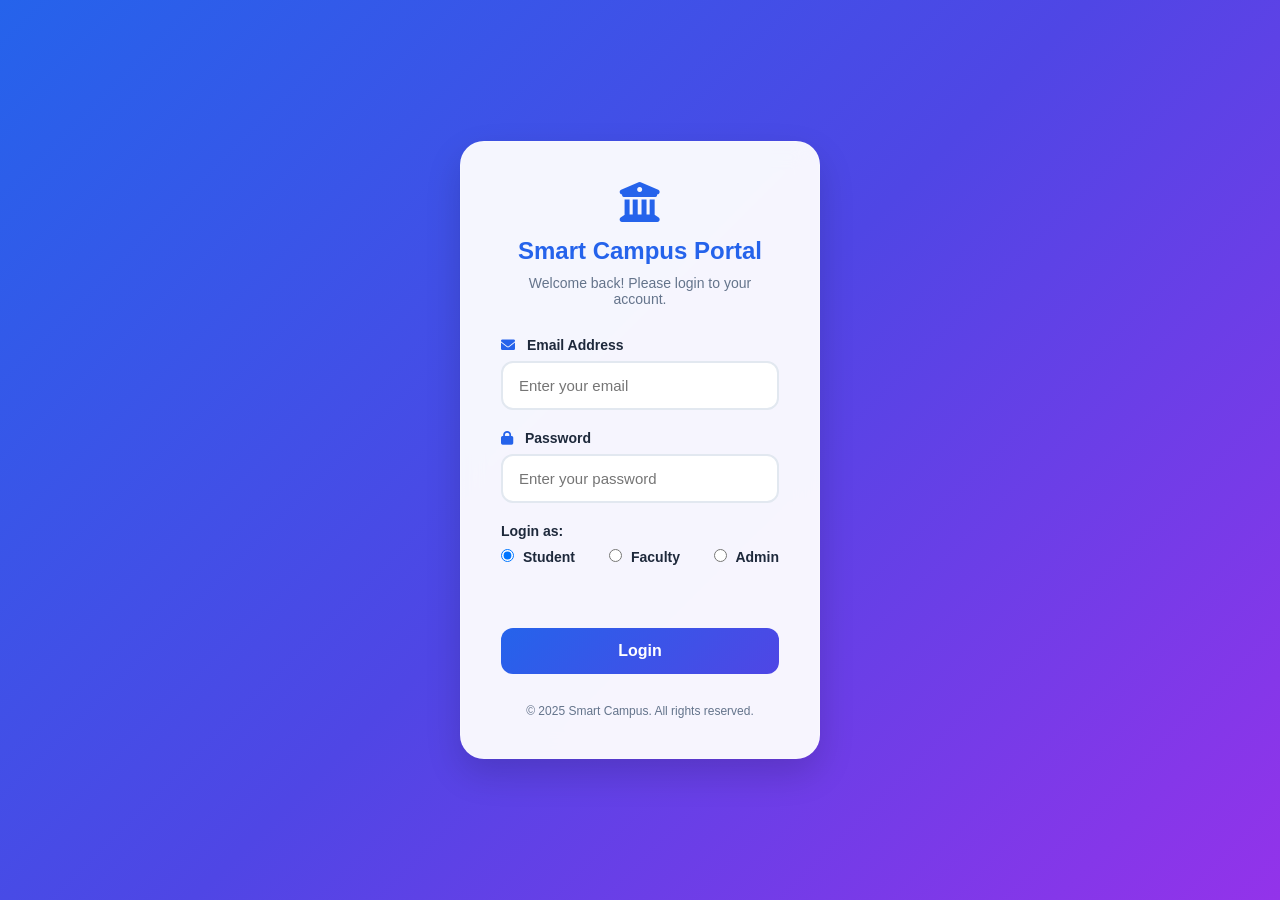
<file: frontend/index.html>
<!DOCTYPE html>
<html lang="en">
<head>
    <meta charset="UTF-8">
    <meta name="viewport" content="width=device-width, initial-scale=1.0">
    <title>Login - Smart Campus Portal</title>
    <link rel="stylesheet" href="css/style.css">
    <link rel="stylesheet" href="https://cdnjs.cloudflare.com/ajax/libs/font-awesome/6.0.0/css/all.min.css">
</head>
<body class="login-body">
    <div class="login-container">
        <div class="login-card">
            <div class="login-header">
                <i class="fas fa-university logo-icon"></i>
                <h1>Smart Campus Portal</h1>
                <p>Welcome back! Please login to your account.</p>
            </div>
            <form id="loginForm" class="login-form">
                <div class="form-group">
                    <label for="email"><i class="fas fa-envelope"></i> Email Address</label>
                    <input type="email" id="email" placeholder="Enter your email" required>
                </div>
                <div class="form-group">
                    <label for="password"><i class="fas fa-lock"></i> Password</label>
                    <input type="password" id="password" placeholder="Enter your password" required>
                </div>
                <div class="form-group role-selection">
                    <label>Login as:</label>
                    <div class="radio-group">
                        <label class="radio-item">
                            <input type="radio" name="role" value="student" checked>
                            <span>Student</span>
                        </label>
                        <label class="radio-item">
                            <input type="radio" name="role" value="faculty">
                            <span>Faculty</span>
                        </label>
                        <label class="radio-item">
                            <input type="radio" name="role" value="admin">
                            <span>Admin</span>
                        </label>
                    </div>
                </div>
                <div id="error-message" class="error-message"></div>
                <button type="submit" class="login-btn">Login</button>
            </form>
            <div class="login-footer">
                <p>&copy; 2025 Smart Campus. All rights reserved.</p>
            </div>
        </div>
    </div>
    <script src="js/main.js"></script>
</body>
</html>
</file>
<file: frontend/css/style.css>
:root {
    --primary-color: #2563eb;
    --secondary-color: #f59e0b;
    --accent-color: #1d4ed8;
    --bg-color: #f8fafc;
    --white: #ffffff;
    --text-dark: #1e293b;
    --text-light: #64748b;
    --error-color: #ef4444;
    --success-color: #22c55e;

    --sidebar-width: 260px;
    --transition: all 0.3s ease;
    --shadow: 0 10px 30px rgba(0,0,0,0.08);
}
* {
    margin: 0;
    padding: 0;
    box-sizing: border-box;
    font-family: 'Segoe UI', Tahoma, Geneva, Verdana, sans-serif;
}

body {
    background-color: var(--bg-color);
    color: var(--text-dark);
}

/* Login Page Styles */
.login-body {
    height: 100vh;
    display: flex;
    align-items: center;
    justify-content: center;

    background:
    linear-gradient(
        135deg,
        #2563eb 0%,
        #4f46e5 50%,
        #9333ea 100%
    );
}

.login-container {
    width: 100%;
    max-width: 400px;
    padding: 20px;
}

.login-card {
    background: rgba(255,255,255,0.95);
    backdrop-filter: blur(12px);
    padding: 40px;
    border-radius: 24px;
    box-shadow: 0 15px 35px rgba(0,0,0,0.15);
    text-align: center;
    border: 1px solid rgba(255,255,255,0.2);
}

.login-header {
    margin-bottom: 30px;
}

.logo-icon {
    font-size: 40px;
    color: var(--primary-color);
    margin-bottom: 15px;
}

.login-header h1 {
    font-size: 24px;
    color: var(--primary-color);
    margin-bottom: 10px;
}

.login-header p {
    color: var(--text-light);
    font-size: 14px;
}

.form-group {
    text-align: left;
    margin-bottom: 20px;
}

.form-group label {
    display: block;
    margin-bottom: 8px;
    font-size: 14px;
    font-weight: 600;
    color: var(--text-dark);
}

.form-group label i {
    margin-right: 8px;
    color: var(--primary-color);
}

.form-group input {
    width: 100%;
    padding: 14px 16px;
    border: 2px solid #e2e8f0;
    border-radius: 12px;
    font-size: 15px;
    transition: 0.3s;
}

.form-group input:focus {
    border-color: var(--primary-color);
    box-shadow: 0 0 0 5px rgba(37,99,235,0.15);
}
.role-selection {
    margin-top: 20px;
}

.radio-group {
    display: flex;
    justify-content: space-between;
    margin-top: 10px;
}

.radio-item {
    cursor: pointer;
    font-size: 13px;
    display: flex;
    align-items: center;
}

.radio-item input {
    width: auto;
    margin-right: 5px;
}

.login-btn {
    width: 100%;
    padding: 14px;
    border-radius: 12px;
    border: none;
    background: linear-gradient(
        135deg,
        #2563eb,
        #4f46e5
    );
    color: white;
    font-size: 16px;
    font-weight: 600;
    cursor: pointer;
    transition: 0.3s;
}

.login-btn:hover {
    transform: translateY(-3px);
    box-shadow: 0 12px 25px rgba(37,99,235,0.35);
}
.error-message {
    color: var(--error-color);
    font-size: 13px;
    margin-bottom: 15px;
    min-height: 20px;
}

.login-footer {
    margin-top: 30px;
    font-size: 12px;
    color: var(--text-light);
}

/* Dashboard Layout */
.dashboard-container {
    display: flex;
    min-height: 100vh;
}

.sidebar {
    width: var(--sidebar-width);
    background: linear-gradient(
        180deg,
        #1e3a8a,
        #2563eb
    );
    color: white;
    padding: 25px;
    position: fixed;
    height: 100vh;
    box-shadow: 5px 0 20px rgba(0,0,0,0.1);
}
.sidebar-header {
    text-align: center;
    margin-bottom: 40px;
}

.sidebar-header h2 {
    font-size: 20px;
    letter-spacing: 1px;
}

.sidebar-nav {
    flex-grow: 1;
}
.nav-item {
    display: flex;
    align-items: center;
    padding: 14px 16px;
    margin: 8px 0;
    border-radius: 12px;
    text-decoration: none;
    transition: 0.3s ease;
}



.nav-item:hover {
    background: rgba(255, 255, 255, 0.15);
    transform: translateX(5px);
}

.nav-item.active {
    background: rgb(214, 66, 66);
    color: var(--primary-color);
}

.logout-btn-sidebar {
    margin-top: auto;
    background-color: var(--error-color);
    color: white;
    border: none;
    padding: 12px;
    border-radius: 10px;
    cursor: pointer;
    display: flex;
    align-items: center;
    justify-content: center;
    transition: var(--transition);
}

.logout-btn-sidebar:hover {
    background-color: #e63939;
}

.main-content {
    margin-left: var(--sidebar-width);
    flex-grow: 1;
    padding: 30px;
}

.top-bar {
    display: flex;
    justify-content: space-between;
    align-items: center;
    margin-bottom: 30px;
    padding-bottom: 20px;
    border-bottom: 1px solid #ddd;
}

.user-info {
    display: flex;
    align-items: center;
}

.user-info i {
    font-size: 24px;
    margin-right: 10px;
    color: var(--primary-color);
}

.dashboard-cards {
    display: grid;
    grid-template-columns: repeat(auto-fit, minmax(300px, 1fr));
    gap: 25px;
}

.card {
    background: white;
    border-radius: 20px;
    padding: 25px;
    box-shadow: 0 8px 25px rgba(0,0,0,0.06);
    transition: 0.3s;
}

.card:hover {
    transform: translateY(-6px);
    box-shadow: 0 15px 30px rgba(0,0,0,0.12);
}
.card-header {
    display: flex;
    justify-content: space-between;
    align-items: center;
    margin-bottom: 20px;
}

.card-header h3 {
    color: var(--primary-color);
    font-size: 18px;
}

.table-container {
    overflow-x: auto;
}

table {
    border-radius: 15px;
    overflow: hidden;
}

th {
    background: linear-gradient(
        135deg,
        #2563eb,
        #4f46e5
    );
}

tr:hover {
    background-color: #f8fafc;
}

tr:last-child td {
    border-bottom: none;
}

@media (max-width: 768px) {
    .sidebar {
        width: 70px;
        padding: 30px 10px;
    }
    .sidebar-header h2, .nav-item span, .logout-btn-sidebar span {
        display: none;
    }
    .main-content {
        margin-left: 70px;
    }
}
.stats-grid {
    display: grid;
    grid-template-columns: repeat(auto-fit,minmax(250px,1fr));
    gap: 20px;
    margin-bottom: 30px;
}

.stat-card {
    background: white;
    padding: 25px;
    border-radius: 18px;
    box-shadow: var(--shadow);
    display: flex;
    justify-content: space-between;
    align-items: center;
}

.stat-card i {
    font-size: 35px;
    color: var(--primary-color);
}

.stat-card h2 {
    color: var(--primary-color);
}
</file>
